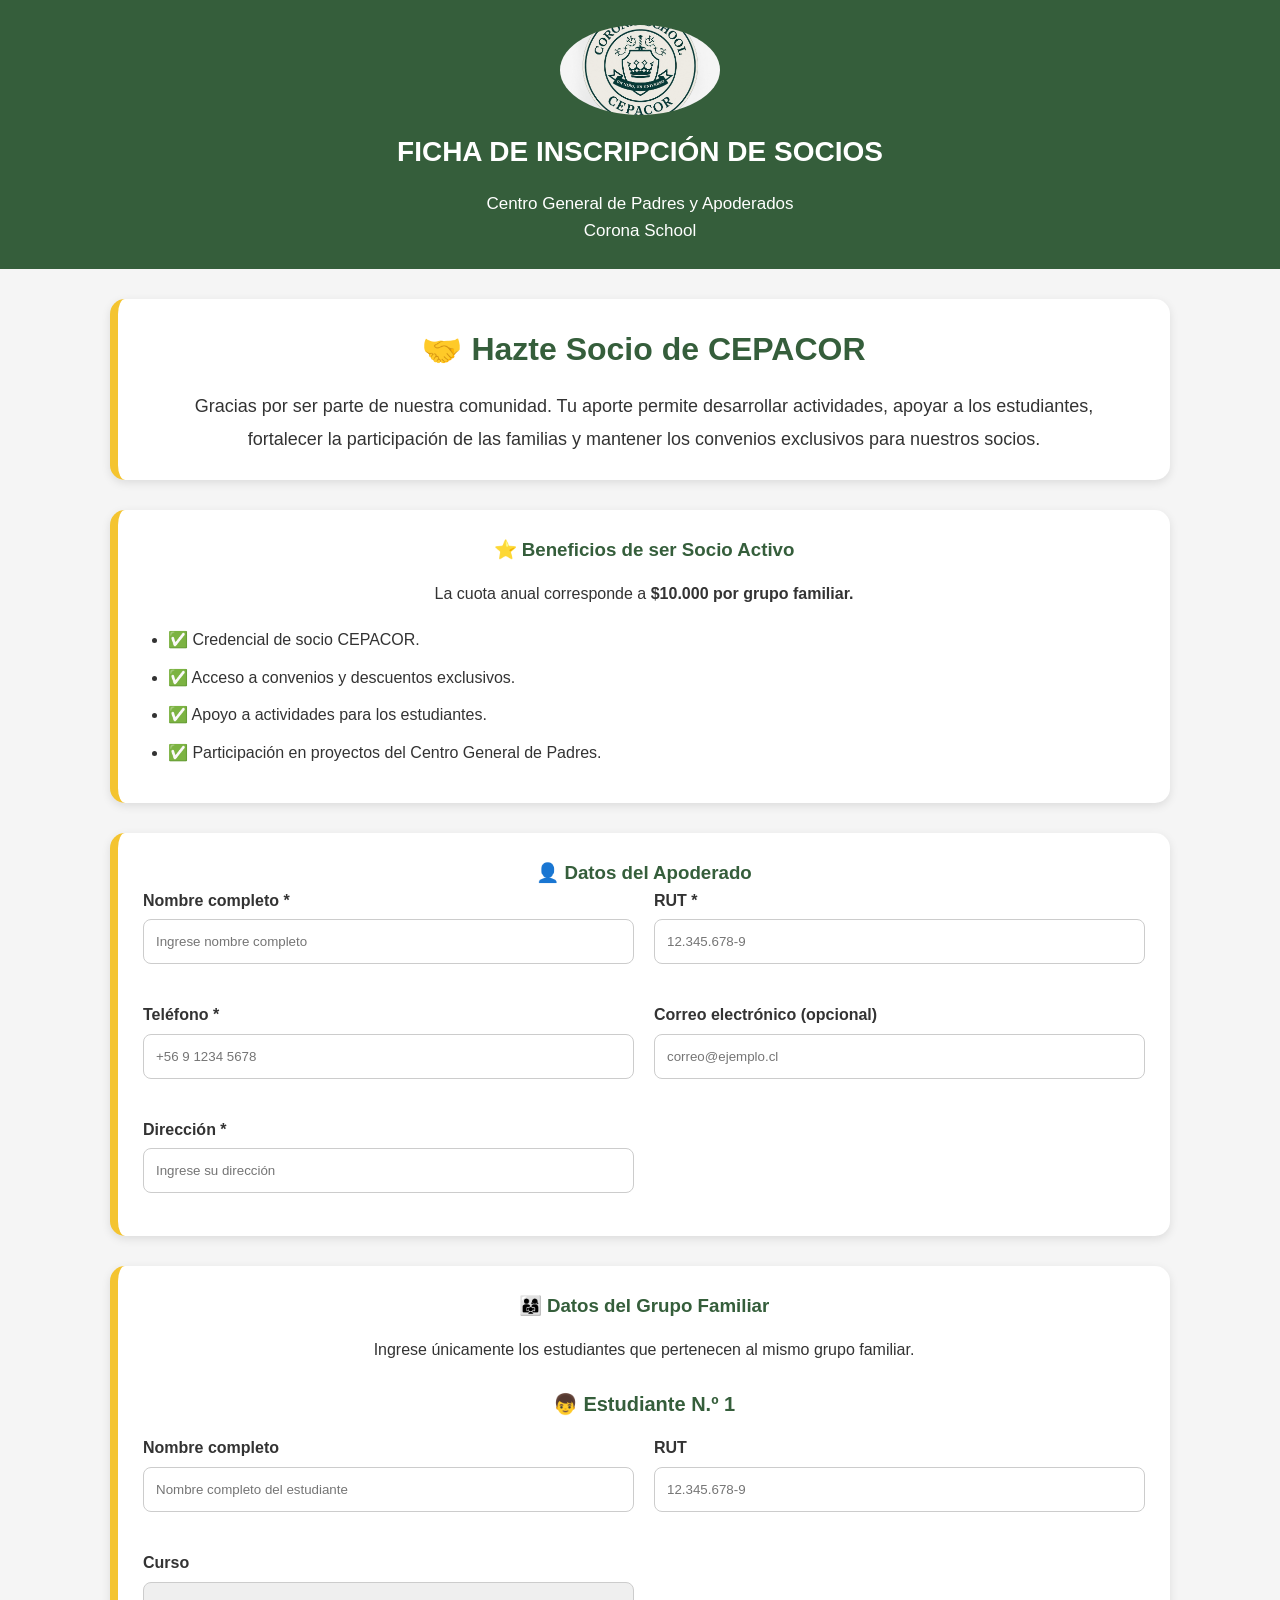
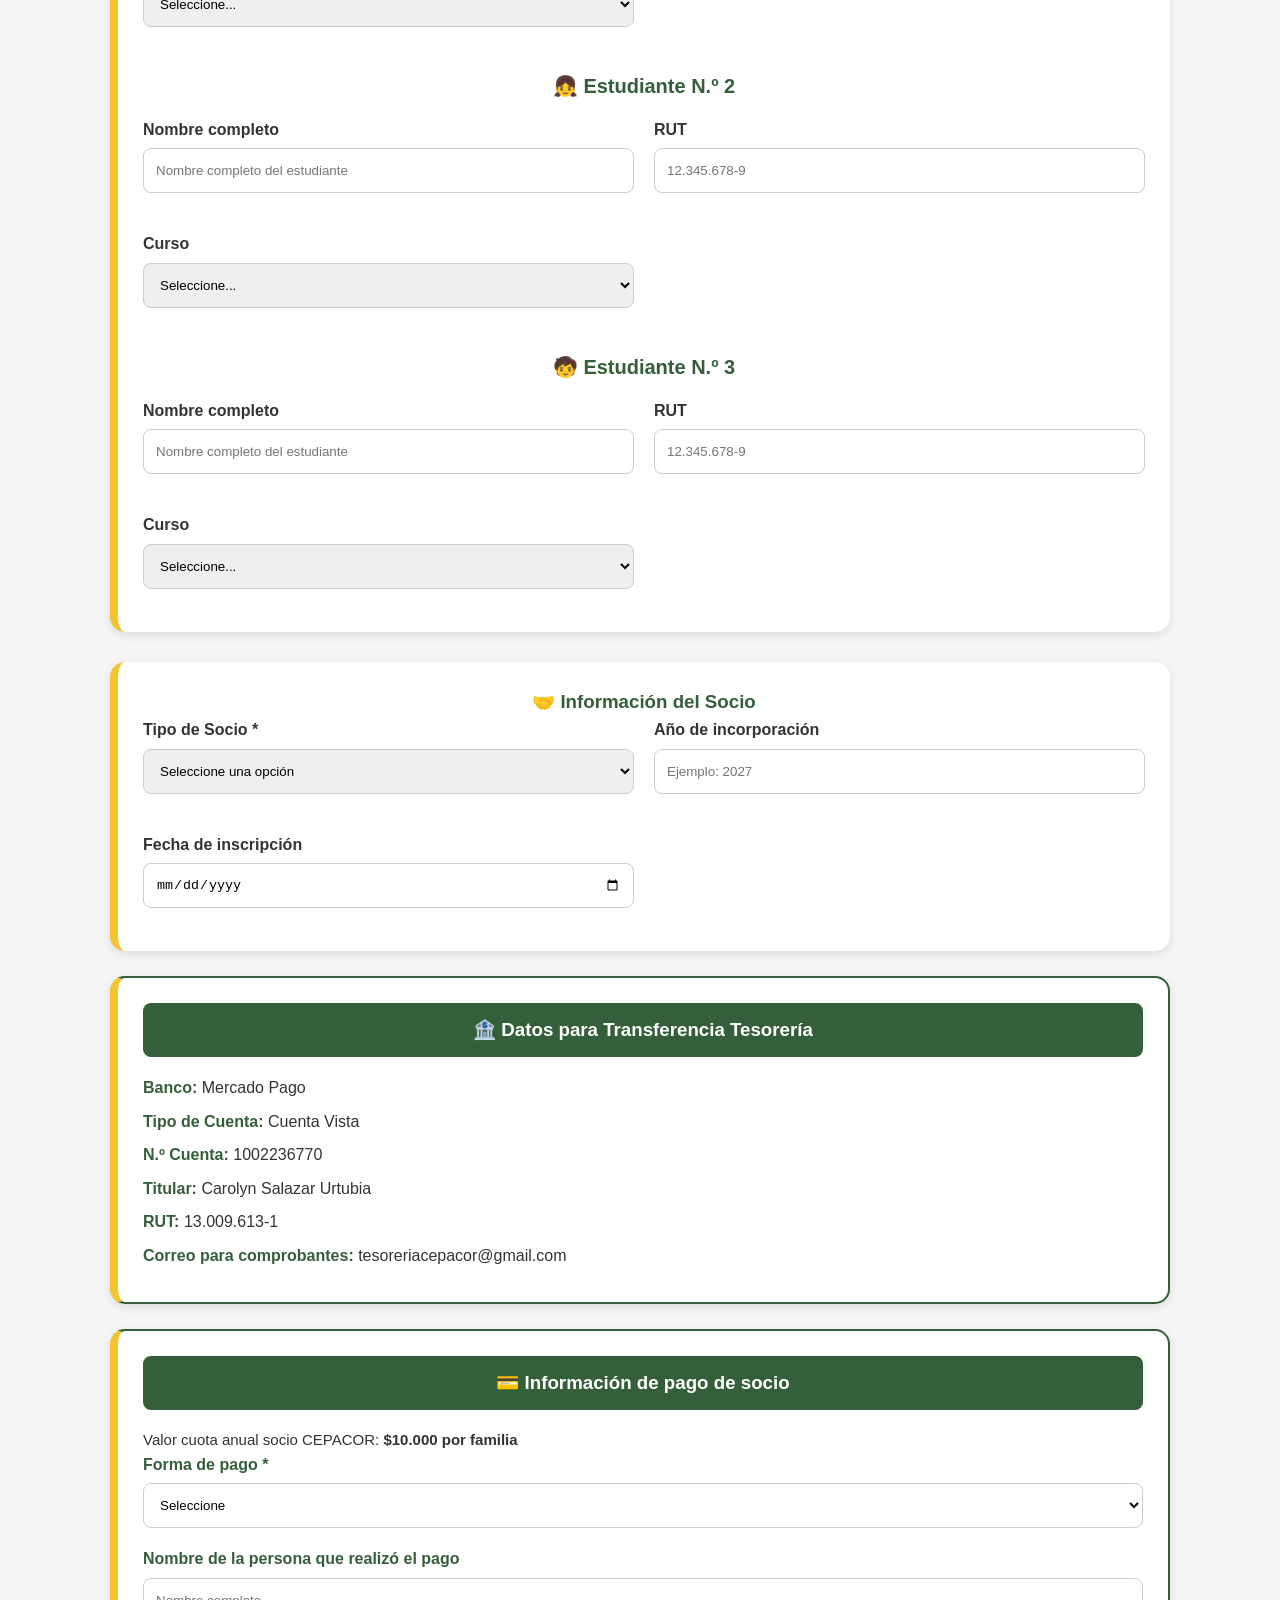
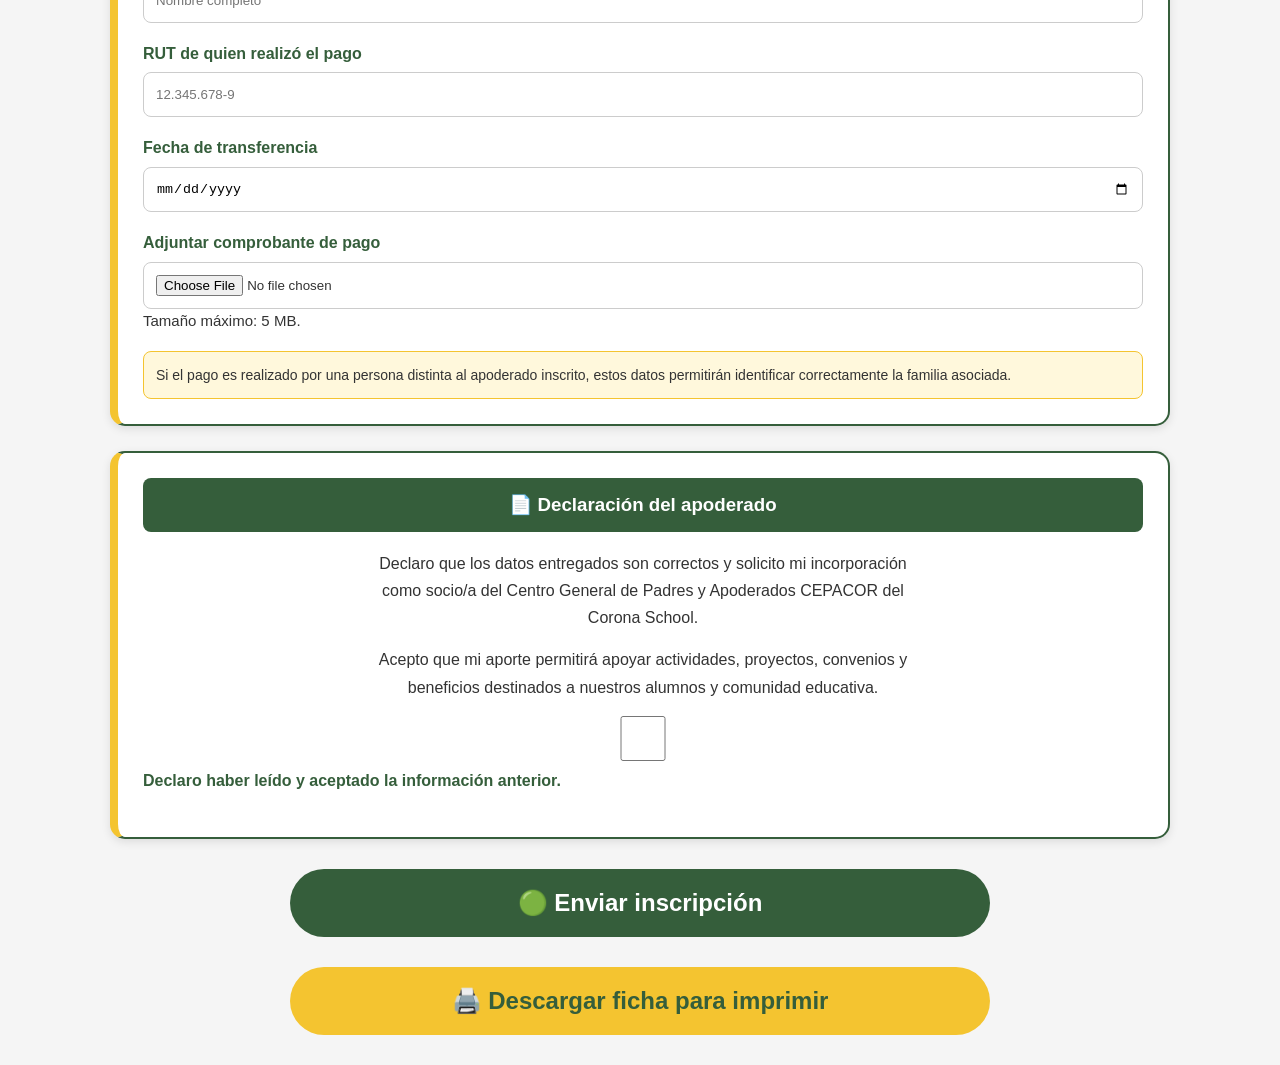
<file: ficha-socio.html>
<!DOCTYPE html>
<html lang="es">

<head>
    <meta charset="UTF-8">
    <meta name="viewport" content="width=device-width, initial-scale=1.0">
    <title>Ficha de Inscripción | CEPACOR</title>
    <link rel="stylesheet" href="css/estilos.css">
    <link rel="stylesheet" href="css/socio.css">
</head>

<body>

<header class="cabecera-socio">
    <img src="imagenes/logo-cepacor.jpeg"
         alt="Logo CEPACOR"
         class="logo">

    <h1>FICHA DE INSCRIPCIÓN DE SOCIOS</h1>

    <p>
        Centro General de Padres y Apoderados<br>
        Corona School
    </p>
</header>

<main class="contenedor-socio prueba-ancho">

<form id="fichaSocio">

    <!-- BIENVENIDA -->
    <section class="bienvenida">
        <h2>🤝 Hazte Socio de CEPACOR</h2>
        <p>
            Gracias por ser parte de nuestra comunidad.
            Tu aporte permite desarrollar actividades, apoyar a los estudiantes,
            fortalecer la participación de las familias y mantener los convenios
            exclusivos para nuestros socios.
        </p>
    </section>

    <!-- BENEFICIOS -->
    <section class="bloque-formulario">
        <h3>⭐ Beneficios de ser Socio Activo</h3>
        <p>La cuota anual corresponde a <strong>$10.000 por grupo familiar.</strong></p>
        <ul>
            <li>✅ Credencial de socio CEPACOR.</li>
            <li>✅ Acceso a convenios y descuentos exclusivos.</li>
            <li>✅ Apoyo a actividades para los estudiantes.</li>
            <li>✅ Participación en proyectos del Centro General de Padres.</li>
        </ul>
    </section>

    <!-- DATOS DEL APODERADO -->
    <section class="bloque-formulario">
        <h3>👤 Datos del Apoderado</h3>

        <div class="grupo-input">

            <div class="campo">
                <label for="nombre_apoderado">Nombre completo *</label>
                <input type="text" id="nombre_apoderado"
                       name="nombre_apoderado"
                       placeholder="Ingrese nombre completo" required>
            </div>

            <div class="campo">
                <label for="rut_apoderado">RUT *</label>
                <input type="text" id="rut_apoderado"
                       name="rut_apoderado"
                       placeholder="12.345.678-9" required>
            </div>

            <div class="campo">
                <label for="telefono">Teléfono *</label>
                <input type="tel" id="telefono"
                       name="telefono"
                       placeholder="+56 9 1234 5678" required>
            </div>

            <div class="campo">
                <label for="correo">Correo electrónico (opcional)</label>
                <input type="email" id="correo"
                       name="correo"
                       placeholder="correo@ejemplo.cl">
            </div>

            <div class="campo campo-completo">
                <label for="direccion">Dirección *</label>
                <input type="text" id="direccion"
                       name="direccion"
                       placeholder="Ingrese su dirección" required>
            </div>

        </div>
    </section>

    <!-- GRUPO FAMILIAR -->
    <section class="bloque-formulario">
        <h3>👨‍👩‍👧 Datos del Grupo Familiar</h3>
        <p class="texto-ayuda">
            Ingrese únicamente los estudiantes que pertenecen al mismo grupo familiar.
        </p>

        <!-- ESTUDIANTE 1 -->
        <div class="tarjeta-hijo">
            <h4>👦 Estudiante N.º 1</h4>

            <div class="grupo-input">
                <div class="campo campo-completo">
                    <label for="alumno1_nombre">Nombre completo</label>
                    <input type="text" id="alumno1_nombre"
                           name="alumno1_nombre"
                           placeholder="Nombre completo del estudiante">
                </div>

                <div class="campo">
                    <label for="alumno1_rut">RUT</label>
                    <input type="text" id="alumno1_rut"
                           name="alumno1_rut" placeholder="12.345.678-9">
                </div>

                <div class="campo">
                    <label for="alumno1_curso">Curso</label>
                    <select id="alumno1_curso" name="alumno1_curso">
                        <option value="">Seleccione...</option>
                        <option>1° Básico A</option><option>1° Básico B</option>
                        <option>2° Básico A</option><option>2° Básico B</option>
                        <option>3° Básico A</option><option>3° Básico B</option>
                        <option>4° Básico A</option><option>4° Básico B</option>
                        <option>5° Básico A</option><option>5° Básico B</option>
                        <option>6° Básico A</option><option>6° Básico B</option>
                        <option>7° Básico A</option><option>7° Básico B</option>
                        <option>8° Básico A</option><option>8° Básico B</option>
                        <option>1° Medio A</option><option>1° Medio B</option>
                        <option>2° Medio A</option><option>2° Medio B</option>
                        <option>3° Medio A</option><option>3° Medio B</option>
                        <option>4° Medio A</option><option>4° Medio B</option>
                    </select>
                </div>
            </div>
        </div>

        <!-- ESTUDIANTE 2 -->
        <div class="tarjeta-hijo">
            <h4>👧 Estudiante N.º 2</h4>

            <div class="grupo-input">
                <div class="campo campo-completo">
                    <label for="alumno2_nombre">Nombre completo</label>
                    <input type="text" id="alumno2_nombre"
                           name="alumno2_nombre"
                           placeholder="Nombre completo del estudiante">
                </div>

                <div class="campo">
                    <label for="alumno2_rut">RUT</label>
                    <input type="text" id="alumno2_rut"
                           name="alumno2_rut" placeholder="12.345.678-9">
                </div>

                <div class="campo">
                    <label for="alumno2_curso">Curso</label>
                    <select id="alumno2_curso" name="alumno2_curso">
                        <option value="">Seleccione...</option>
                        <option>1° Básico A</option><option>1° Básico B</option>
                        <option>2° Básico A</option><option>2° Básico B</option>
                        <option>3° Básico A</option><option>3° Básico B</option>
                        <option>4° Básico A</option><option>4° Básico B</option>
                        <option>5° Básico A</option><option>5° Básico B</option>
                        <option>6° Básico A</option><option>6° Básico B</option>
                        <option>7° Básico A</option><option>7° Básico B</option>
                        <option>8° Básico A</option><option>8° Básico B</option>
                        <option>1° Medio A</option><option>1° Medio B</option>
                        <option>2° Medio A</option><option>2° Medio B</option>
                        <option>3° Medio A</option><option>3° Medio B</option>
                        <option>4° Medio A</option><option>4° Medio B</option>
                    </select>
                </div>
            </div>
        </div>

        <!-- ESTUDIANTE 3 -->
        <div class="tarjeta-hijo">
            <h4>🧒 Estudiante N.º 3</h4>

            <div class="grupo-input">
                <div class="campo campo-completo">
                    <label for="alumno3_nombre">Nombre completo</label>
                    <input type="text" id="alumno3_nombre"
                           name="alumno3_nombre"
                           placeholder="Nombre completo del estudiante">
                </div>

                <div class="campo">
                    <label for="alumno3_rut">RUT</label>
                    <input type="text" id="alumno3_rut"
                           name="alumno3_rut" placeholder="12.345.678-9">
                </div>

                <div class="campo">
                    <label for="alumno3_curso">Curso</label>
                    <select id="alumno3_curso" name="alumno3_curso">
                        <option value="">Seleccione...</option>
                        <option>1° Básico A</option><option>1° Básico B</option>
                        <option>2° Básico A</option><option>2° Básico B</option>
                        <option>3° Básico A</option><option>3° Básico B</option>
                        <option>4° Básico A</option><option>4° Básico B</option>
                        <option>5° Básico A</option><option>5° Básico B</option>
                        <option>6° Básico A</option><option>6° Básico B</option>
                        <option>7° Básico A</option><option>7° Básico B</option>
                        <option>8° Básico A</option><option>8° Básico B</option>
                        <option>1° Medio A</option><option>1° Medio B</option>
                        <option>2° Medio A</option><option>2° Medio B</option>
                        <option>3° Medio A</option><option>3° Medio B</option>
                        <option>4° Medio A</option><option>4° Medio B</option>
                    </select>
                </div>
            </div>
        </div>
    </section>

    <!-- INFORMACIÓN DEL SOCIO -->
    <section class="bloque-formulario informacion-socio">
        <h3>🤝 Información del Socio</h3>

        <div class="grupo-input">
            <div class="campo">
                <label for="tipo_socio">Tipo de Socio *</label>
                <select id="tipo_socio" name="tipo_socio" required>
                    <option value="">Seleccione una opción</option>
                    <option value="Nuevo">Socio Nuevo</option>
                    <option value="Antiguo">Socio Antiguo</option>
                </select>
            </div>

            <div class="campo">
                <label for="anio_socio">Año de incorporación</label>
                <input type="number" id="anio_socio" name="anio_socio"
                       min="2000" max="2100" placeholder="Ejemplo: 2027">
            </div>

            <div class="campo">
                <label for="fecha_inscripcion">Fecha de inscripción</label>
                <input type="date" id="fecha_inscripcion" name="fecha_inscripcion">
            </div>
        </div>
    </section>

    <!-- DATOS DE TRANSFERENCIA -->
    <section class="datos-transferencia">
        <h3>🏦 Datos para Transferencia Tesorería</h3>
        <p><strong>Banco:</strong> Mercado Pago</p>
        <p><strong>Tipo de Cuenta:</strong> Cuenta Vista</p>
        <p><strong>N.º Cuenta:</strong> 1002236770</p>
        <p><strong>Titular:</strong> Carolyn Salazar Urtubia</p>
        <p><strong>RUT:</strong> 13.009.613-1</p>
        <p><strong>Correo para comprobantes:</strong> tesoreriacepacor@gmail.com</p>
    </section>

    <!-- INFORMACIÓN DE PAGO -->
    <section class="info-pago">
        <h3>💳 Información de pago de socio</h3>

        <p>
            Valor cuota anual socio CEPACOR:
            <strong>$10.000 por familia</strong>
        </p>

        <div class="campo">
            <label for="forma_pago">Forma de pago *</label>
            <select id="forma_pago" name="forma_pago" required>
                <option value="">Seleccione</option>
                <option value="Transferencia bancaria">Transferencia bancaria</option>
                <option value="Pago presencial con directiva CEPACOR">
                    Pago presencial con directiva CEPACOR
                </option>
            </select>
        </div>

        <div class="campo">
            <label for="nombre_pagador">Nombre de la persona que realizó el pago</label>
            <input type="text" id="nombre_pagador" name="nombre_pagador"
                   placeholder="Nombre completo">
        </div>

        <div class="campo">
            <label for="rut_pagador">RUT de quien realizó el pago</label>
            <input type="text" id="rut_pagador" name="rut_pagador"
                   placeholder="12.345.678-9">
        </div>

        <div class="campo">
            <label for="fecha_transferencia">Fecha de transferencia</label>
            <input type="date" id="fecha_transferencia" name="fecha_transferencia">
        </div>

        <div class="campo">
            <label for="comprobante_pago">Adjuntar comprobante de pago</label>
            <input type="file" id="comprobante_pago" name="comprobante_pago"
                   accept=".jpg,.jpeg,.png,.pdf">
            <p class="texto-ayuda">Tamaño máximo: 5 MB.</p>
        </div>

        <p class="nota">
            Si el pago es realizado por una persona distinta al apoderado inscrito,
            estos datos permitirán identificar correctamente la familia asociada.
        </p>
    </section>

    <!-- DECLARACIÓN -->
    <section class="bloque-formulario seccion-formulario">
        <h3>📄 Declaración del apoderado</h3>

        <p>
            Declaro que los datos entregados son correctos y solicito mi incorporación
            como socio/a del Centro General de Padres y Apoderados CEPACOR del Corona School.
        </p>

        <p>
            Acepto que mi aporte permitirá apoyar actividades, proyectos, convenios
            y beneficios destinados a nuestros alumnos y comunidad educativa.
        </p>

        <div class="campo checkbox">
            <label for="acepta_declaracion">
                <input type="checkbox" id="acepta_declaracion"
                       name="acepta_declaracion" value="Sí" required>
                Declaro haber leído y aceptado la información anterior.
            </label>
        </div>
    </section>

    <!-- BOTONES: SOLO UNO DE CADA TIPO -->
    <div class="botones-formulario">
        <button type="submit" id="btnEnviar" class="boton-enviar">
            🟢 Enviar inscripción
        </button>

        <button type="button" class="boton-imprimir">
            🖨️ Descargar ficha para imprimir
        </button>
    </div>

</form>
</main>

<script>
const formulario = document.getElementById("fichaSocio");
const botonEnviar = document.getElementById("btnEnviar");

const URL_SCRIPT = "https://script.google.com/macros/s/AKfycbzHaUcq1pPUSHWTgvct3tHz6i-7bwNlZkDPr_5rHyY_9zzM5YU-NIW8wInlCQ7puuR4/exec";

// Imprimir la ficha
document.querySelector(".boton-imprimir").addEventListener("click", function () {
    window.print();
});

// Enviar inscripción a Google Apps Script
formulario.addEventListener("submit", async function (e) {
    e.preventDefault();

    botonEnviar.disabled = true;
    botonEnviar.textContent = "Enviando inscripción...";

    try {
        const datos = Object.fromEntries(
            new FormData(formulario).entries()
        );

        const campoArchivo = document.getElementById("comprobante_pago");
        const archivo = campoArchivo.files[0];

        // Comprobar que el archivo no supere 5 MB
        if (archivo) {
            if (archivo.size > 5 * 1024 * 1024) {
                throw new Error("El comprobante no debe superar los 5 MB.");
            }

            // Convertir el archivo a base64 para enviarlo a Drive
            datos.comprobanteArchivo = {
                nombre: archivo.name,
                tipo: archivo.type || "application/octet-stream",
                base64: await new Promise((resolve, reject) => {
                    const lector = new FileReader();

                    lector.onload = () => {
                        resolve(lector.result.split(",")[1]);
                    };

                    lector.onerror = () => {
                        reject(new Error("No se pudo leer el archivo."));
                    };

                    lector.readAsDataURL(archivo);
                })
            };
        }

        const respuesta = await fetch(URL_SCRIPT, {
            method: "POST",
            headers: {
                "Content-Type": "text/plain;charset=utf-8"
            },
            body: JSON.stringify(datos)
        });

        const resultado = await respuesta.text();

        if (!respuesta.ok || !resultado.trim().startsWith("OK")) {
            throw new Error(resultado || "No se pudo confirmar el envío.");
        }

        alert("Inscripción enviada correctamente.");
        formulario.reset();

    } catch (error) {
        alert("No se pudo enviar: " + error.message);
        console.error(error);

    } finally {
        botonEnviar.disabled = false;
        botonEnviar.textContent = "🟢 Enviar inscripción";
    }
});
</script>

</body>
</html>
</file>
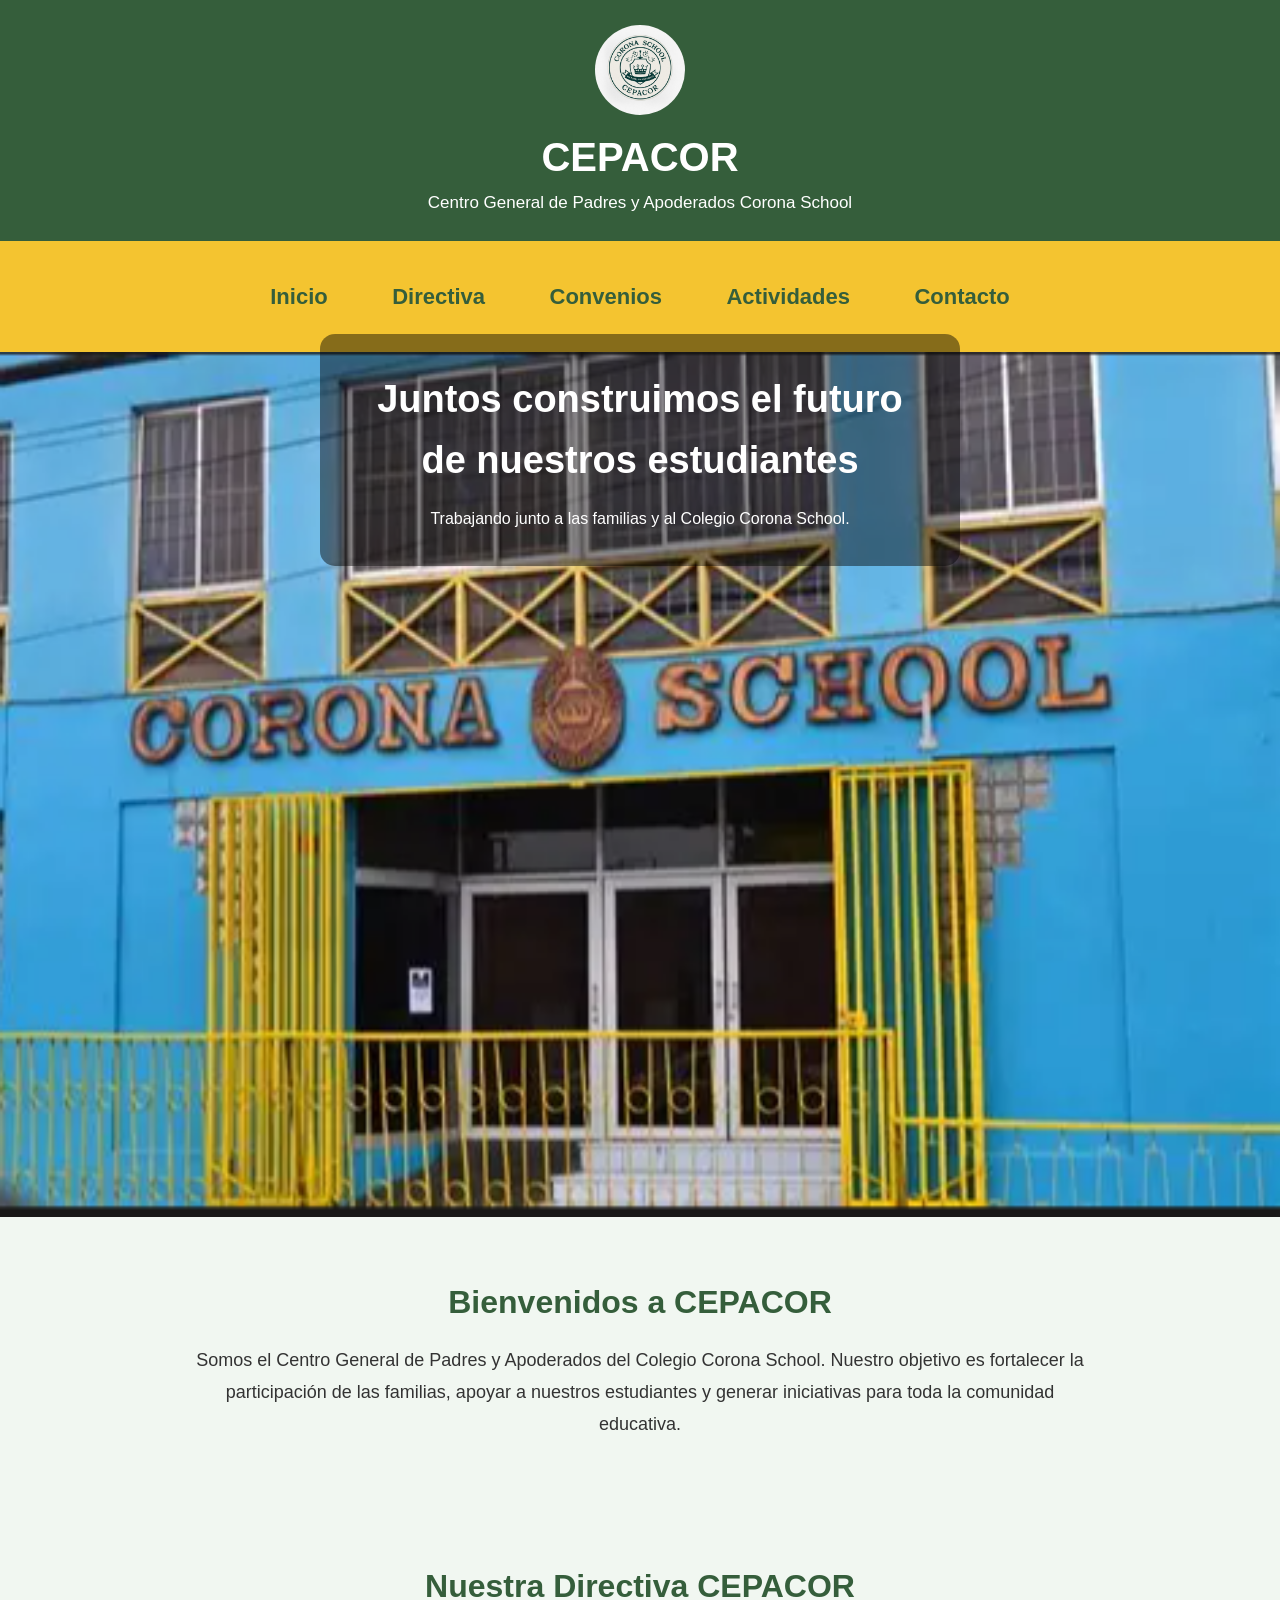
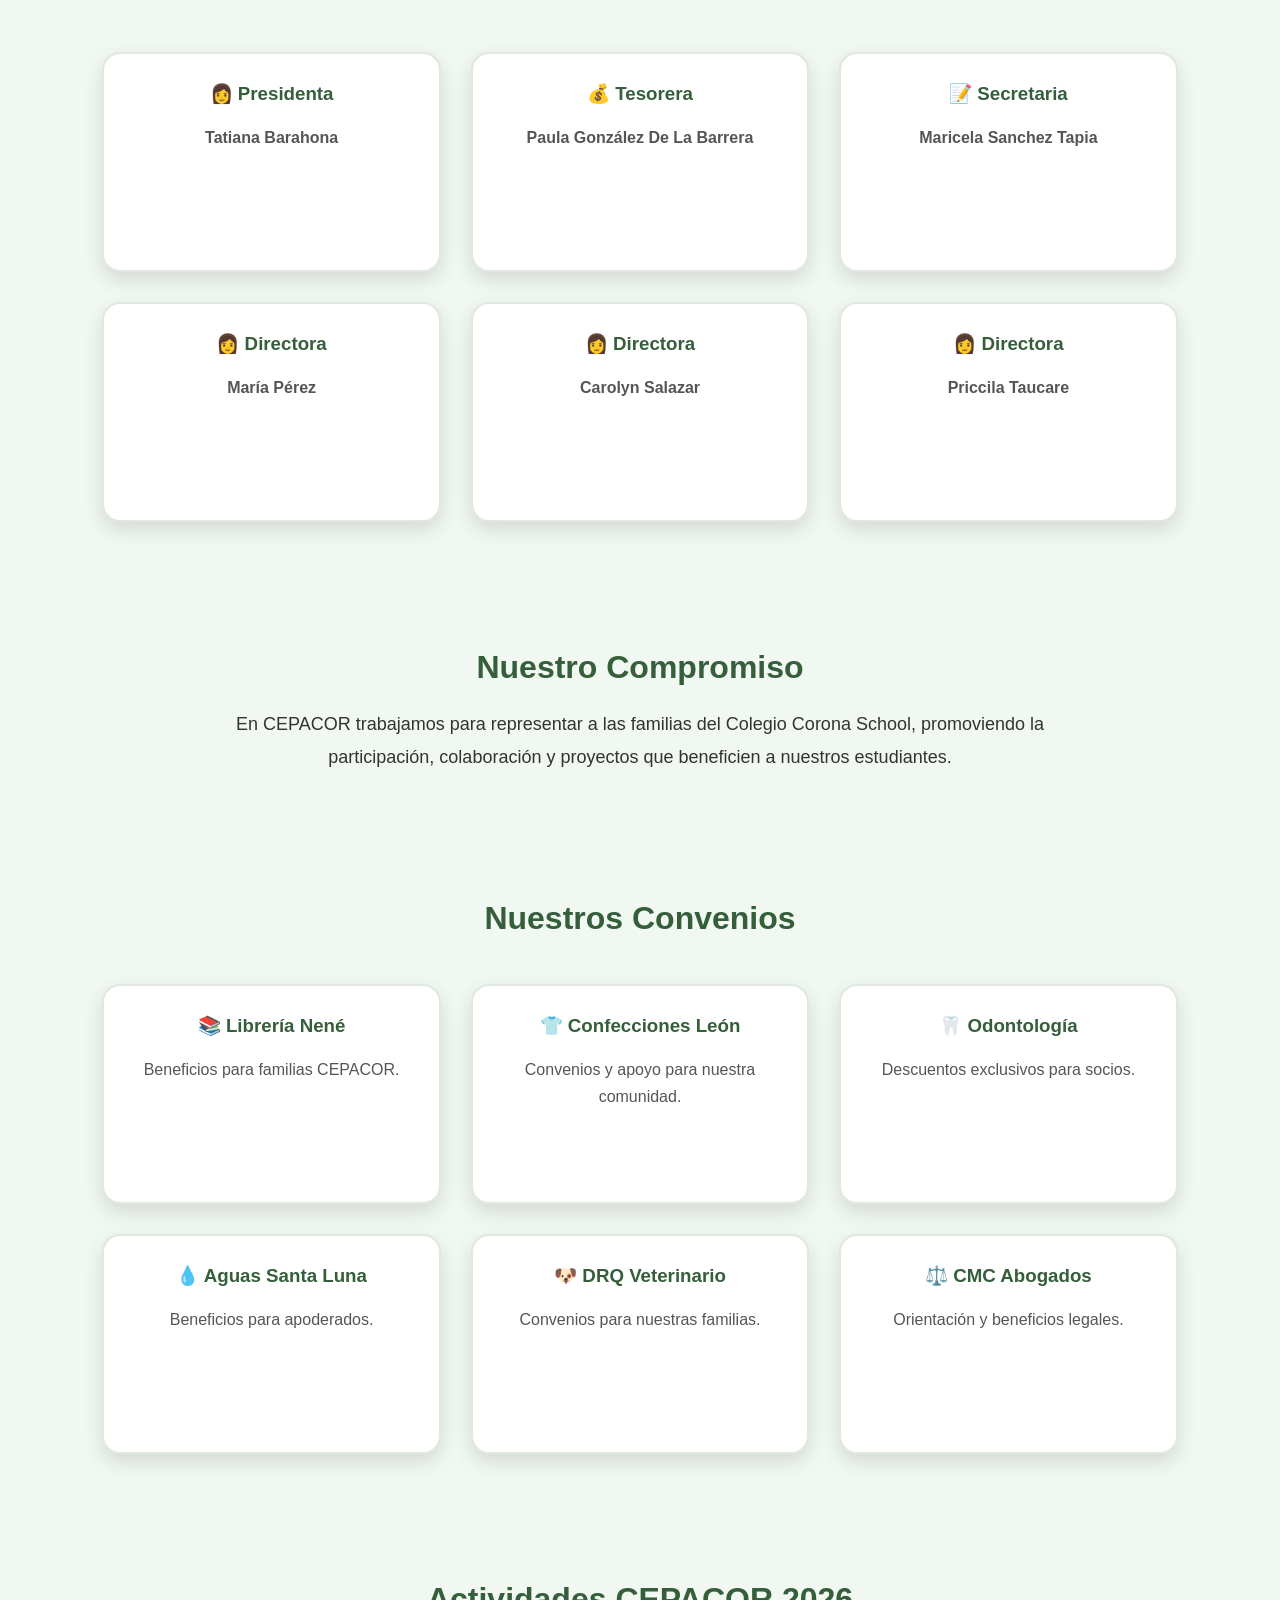
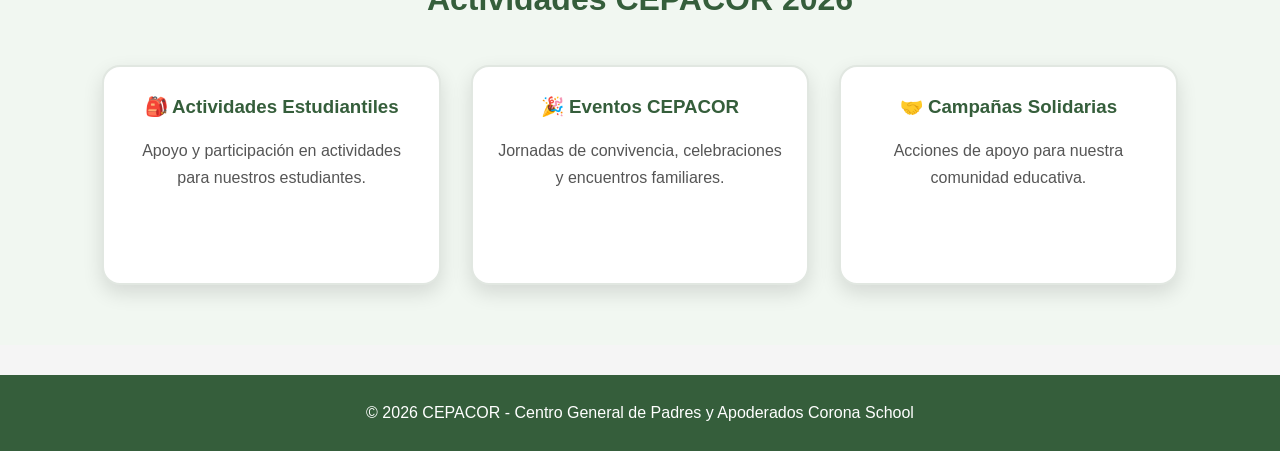
<file: index_respaldo_v2_ok.html>
<!DOCTYPE html>
<html lang="es">

<head>

<meta charset="UTF-8">
<meta name="viewport" content="width=device-width, initial-scale=1.0">

<title>CEPACOR | Centro General de Padres y Apoderados Corona School</title>

<link rel="stylesheet" href="css/estilos.css">

</head>


<body>


<header>

    <img src="imagenes/logo-cepacor.jpeg" class="logo">

    <h1>CEPACOR</h1>

    <p>
    Centro General de Padres y Apoderados Corona School
    </p>

</header>


<nav>

    <a href="#">Inicio</a>
    <a href="#">Directiva</a>
    <a href="#">Convenios</a>
    <a href="#">Actividades</a>
    <a href="#">Contacto</a>

</nav>


<section class="hero">

   <img src="imagenes/banner/banner-corona.png" class="banner">

    <div class="hero-texto">

        <h2>
        Juntos construimos el futuro de nuestros estudiantes
        </h2>

        <p>
        Trabajando junto a las familias y al Colegio Corona School.
        </p>

    </div>

</section>
<section class="bienvenida">

    <h2>Bienvenidos a CEPACOR</h2>

    <p>
        Somos el Centro General de Padres y Apoderados del Colegio Corona School.
        Nuestro objetivo es fortalecer la participación de las familias,
        apoyar a nuestros estudiantes y generar iniciativas para toda
        la comunidad educativa.
    </p>

</section>



<section class="equipo">

    <h2>Nuestra Directiva CEPACOR</h2>


    <div class="tarjetas">


        <div class="tarjeta">

            <h3>👩 Presidenta</h3>

            <p><strong>Tatiana Barahona</strong></p>

        </div>


        <div class="tarjeta">

            <h3>💰 Tesorera</h3>

            <p><strong>Paula González De La Barrera</strong></p>

        </div>


        <div class="tarjeta">

            <h3>📝 Secretaria</h3>

            <p><strong>Maricela Sanchez Tapia</strong></p>

        </div>


        <div class="tarjeta">

            <h3>👩 Directora</h3>

            <p><strong>María Pérez</strong></p>

        </div>


        <div class="tarjeta">

            <h3>👩 Directora</h3>

            <p><strong>Carolyn Salazar</strong></p>

        </div>


        <div class="tarjeta">

            <h3>👩 Directora</h3>

            <p><strong>Priccila Taucare</strong></p>

        </div>


    </div>


</section>
<section class="compromiso">

    <h2>Nuestro Compromiso</h2>

    <p>
        En CEPACOR trabajamos para representar a las familias del Colegio Corona School,
        promoviendo la participación, colaboración y proyectos que beneficien
        a nuestros estudiantes.
    </p>

</section>



<section class="convenios">

    <h2>Nuestros Convenios</h2>


    <div class="tarjetas">


        <div class="tarjeta">

            <h3>📚 Librería Nené</h3>

            <p>
            Beneficios para familias CEPACOR.
            </p>

        </div>



        <div class="tarjeta">

            <h3>👕 Confecciones León</h3>

            <p>
            Convenios y apoyo para nuestra comunidad.
            </p>

        </div>



        <div class="tarjeta">

            <h3>🦷 Odontología</h3>

            <p>
            Descuentos exclusivos para socios.
            </p>

        </div>



        <div class="tarjeta">

            <h3>💧 Aguas Santa Luna</h3>

            <p>
            Beneficios para apoderados.
            </p>

        </div>



        <div class="tarjeta">

            <h3>🐶 DRQ Veterinario</h3>

            <p>
            Convenios para nuestras familias.
            </p>

        </div>



        <div class="tarjeta">

            <h3>⚖️ CMC Abogados</h3>

            <p>
            Orientación y beneficios legales.
            </p>

        </div>


    </div>


</section>
<section class="actividades">

    <h2>Actividades CEPACOR 2026</h2>


    <div class="tarjetas">


        <div class="tarjeta">

            <h3>🎒 Actividades Estudiantiles</h3>

            <p>
            Apoyo y participación en actividades
            para nuestros estudiantes.
            </p>

        </div>



        <div class="tarjeta">

            <h3>🎉 Eventos CEPACOR</h3>

            <p>
            Jornadas de convivencia, celebraciones
            y encuentros familiares.
            </p>

        </div>



        <div class="tarjeta">

            <h3>🤝 Campañas Solidarias</h3>

            <p>
            Acciones de apoyo para nuestra
            comunidad educativa.
            </p>

        </div>


    </div>


</section>



<footer>

    <p>
    © 2026 CEPACOR - Centro General de Padres y Apoderados Corona School
    </p>

</footer>


</body>

</html>
</file>
<file: css/estilos.css>
/* ==========================================
   CEPACOR 3.0
   ESTILOS GENERALES
========================================== */

*{
    margin:0;
    padding:0;
    box-sizing:border-box;
}


html{
    scroll-behavior:smooth;
}


body{

    font-family:Arial, Helvetica, sans-serif;
    background:#f5f5f5;
    color:#333;
    line-height:1.6;

}


img{

    max-width:100%;
    display:block;

}


h2{

    color:#355E3B;
    text-align:center;
    font-size:32px;
    margin-bottom:15px;

}


/* ==========================================
   HEADER
========================================== */


header{

    background:#355E3B;
    color:white;
    text-align:center;
    padding:25px;

}


.logo{

    width:90px;
    height:90px;
    object-fit:cover;
    border-radius:50%;
    margin:auto;

}


header h1{

    margin-top:10px;
    font-size:40px;

}


header p{

    font-size:17px;

}

/* ==========================================
   MENU
========================================== */

nav{

    background:#F4C430;
    padding:18px 0;
    text-align:center;

}

nav a{

    display:inline-block;

    color:#355E3B;
    text-decoration:none;

    font-size:22px;
    font-weight:bold;

    padding:12px 20px;
    margin:8px 10px;

    border-radius:12px;

    transition:.3s;

}

nav a:hover{

    background:#355E3B;
    color:white;

}



/* ==========================================
   HERO
========================================== */


.banner-principal{

    position:relative;
    height:450px;
    overflow:hidden;

}


.banner{

    width:100%;
    height:100%;
    object-fit:cover;

}


.hero-texto{

    position:absolute;
    top:50%;
    left:50%;
    transform:translate(-50%,-50%);

    background:rgba(0,0,0,.45);

    color:white;
    padding:35px;

    text-align:center;
    border-radius:15px;

}


.hero-texto h2{

    color:white;
    font-size:38px;

}


/* ==========================================
   SECCIONES GENERALES
========================================== */


.bienvenida,
.compromiso,
.dashboard,
.convenios,
.actividades,
.contacto,
.equipo{

    background:#f1f7f1;
    padding:60px 8%;

}



.bienvenida p,
.compromiso p,
.convenios > p{

    max-width:900px;
    margin:auto;

    text-align:center;

    font-size:18px;
    line-height:1.8;

}



/* ==========================================
   TARJETAS
========================================== */


.tarjetas {
    display: grid;
    grid-template-columns: repeat(3, minmax(0, 1fr));
    gap: 30px;
    width: 100%;
    margin: 40px 0 0;
    box-sizing: border-box;
}



.tarjeta{

    background:white;

    min-height:220px;

    padding:25px;

    border-radius:18px;

    border:2px solid rgba(53,94,59,.15);

    box-shadow:
    0 8px 20px rgba(0,0,0,.12);

    text-align:center;

    transition:.3s;

}



.tarjeta:hover{

    transform:translateY(-6px);

}



.tarjeta h3{

    color:#355E3B;
    margin-bottom:15px;

}



.tarjeta p{

    color:#555;

}



.tarjeta a{

    color:#355E3B;
    font-weight:bold;
    text-decoration:none;

}



.tarjeta a:hover{

    color:#F4C430;

}


/* ==========================================
   LOGOS CONVENIOS
========================================== */


.logo-convenio{

    width:120px;
    height:120px;

    object-fit:contain;

    margin:0 auto 15px;

}


/* ==========================================
   INSTAGRAM
========================================== */


.instagram{

    margin-top:15px;

}



/* ==========================================
   FOOTER
========================================== */


footer{

    background:#355E3B;

    color:white;

    text-align:center;

    padding:25px;

    margin-top:30px;

}
/* ==========================================
   DASHBOARD EJECUTIVO CEPACOR
========================================== */


.dashboard{

    background:#f6faf6;
    padding:35px 5%;

}


.dashboard h2{

    color:#355E3B;
    margin-bottom:10px;

}


.dashboard > p{

    text-align:center;
    color:#666;
    font-size:17px;
    margin-bottom:30px;

}



/* ==========================================
   TARJETAS KPI
========================================== */


.dashboard-grid{

    display:grid;

    grid-template-columns:repeat(4,1fr);

    gap:20px;

    margin-bottom:35px;

}



.dashboard-card{

    background:white;

    border-radius:18px;

    padding:25px;

    text-align:center;

    box-shadow:
    0 8px 18px rgba(0,0,0,.10);

    border-top:6px solid #355E3B;

    transition:.3s;

}



.dashboard-card:hover{

    transform:translateY(-6px);

}



.dashboard-card span{

    font-size:42px;

    display:block;

    margin-bottom:10px;

}



.dashboard-card h3{

    color:#355E3B;

    font-size:40px;

    margin:0;

}



.dashboard-card p{

    color:#666;

    font-size:17px;

}



/* ==========================================
   TITULO GRAFICO
========================================== */


.titulo-grafico{

    text-align:center;

    color:#355E3B;

    font-size:24px;

    margin:30px 0 20px;

}



/* ==========================================
   PODIO TOP 3
========================================== */


.ranking-top{

    display:flex;

    justify-content:center;

    align-items:flex-end;

    gap:20px;

    margin:30px auto 40px;

}



.puesto{

    width:220px;

    padding:25px 15px;

    text-align:center;

    border-radius:18px 18px 0 0;

    font-size:18px;

    font-weight:bold;

    box-shadow:
    0 8px 15px rgba(0,0,0,.15);

}



.puesto strong{

    display:block;

    font-size:28px;

    margin:15px 0;

}



.puesto span{

    display:block;

}


/* 🥇 PRIMER LUGAR */


.primero{

    background:#FFD700;

    border-top:8px solid #b8860b;

    height:230px;

}



/* 🥈 SEGUNDO LUGAR */


.segundo{

    background:#D9D9D9;

    border-top:8px solid #808080;

    height:190px;

}



/* 🥉 TERCER LUGAR */


.tercero{

    background:#CD7F32;

    border-top:8px solid #8B4513;

    height:160px;

}



/* ==========================================
   GRAFICO BARRAS CURSOS
========================================== */


.grafico-cursos{

    width:80%;

    margin:auto;

    background:white;

    padding:25px;

    border-radius:15px;

    box-shadow:
    0 5px 15px rgba(0,0,0,.10);

}



.barra-curso{

    display:grid;

    grid-template-columns:70px 1fr 50px;

    align-items:center;

    gap:15px;

    margin-bottom:15px;

}



.barra{

    height:12px;

    background:#e5e5e5;

    border-radius:20px;

    overflow:hidden;

}



.progreso{

    height:100%;

    border-radius:20px;

}



/* COLORES BARRAS */


.verde{

    background:#28a745;

}


.amarillo{

    background:#ffc107;

}


.rojo{

    background:#dc3545;

}



/* ==========================================
   RESUMEN EJECUTIVO
========================================== */


.resumen-dashboard{

    margin-top:35px;

    padding:25px;

    background:white;

    border-radius:18px;

    box-shadow:
    0 8px 18px rgba(0,0,0,.10);

}



.resumen-dashboard h3{

    text-align:center;

    color:#355E3B;

    font-size:24px;

    margin-bottom:25px;

}



.resumen-grid{

    display:grid;

    grid-template-columns:repeat(4,1fr);

    gap:20px;

}



.resumen-card{

    background:#f6faf6;

    border-left:6px solid #355E3B;

    border-radius:12px;

    padding:20px;

    text-align:center;

}



.resumen-card strong{

    display:block;

    color:#355E3B;

    margin:10px 0;

}



.resumen-card span{

    font-size:22px;

    font-weight:bold;

}
/* ==========================================
   RESPONSIVE TABLET
========================================== */


@media(max-width:1000px){


    .dashboard-grid{

        grid-template-columns:repeat(2,1fr);

    }


    .resumen-grid{

        grid-template-columns:repeat(2,1fr);

    }


    .tabla-dashboard{

        width:100%;

    }

}



/* ==========================================
   RESPONSIVE CELULAR
========================================== */


@media(max-width:700px){


    /* HEADER */

    header{

        padding:20px 10px;

    }


    header h1{

        font-size:30px;

    }


    header p{

        font-size:14px;

    }



    /* MENU */


    nav{

        padding:10px;

    }


    nav a{

        display:block;

        margin:8px 0;

        padding:8px;

    }



    /* HERO */


    .hero{

        height:280px;

    }


    .hero-texto{

        width:90%;

        padding:15px;

    }


    .hero-texto h2{

        font-size:22px;

    }


    .hero-texto p{

        font-size:14px;

    }



    /* TITULOS */


    h2{

        font-size:25px;

    }



    /* SECCIONES */


    .bienvenida,
    .compromiso,
    .dashboard,
    .convenios,
    .actividades,
    .contacto,
    .equipo{

        padding:40px 5%;

    }



    /* TARJETAS */


    .tarjetas{

        grid-template-columns:1fr;

    }



    /* DASHBOARD */


    .dashboard-grid{

        grid-template-columns:1fr;

        gap:15px;

    }


    .dashboard-card{

        padding:20px;

    }


    .dashboard-card h3{

        font-size:34px;

    }



    /* PODIO */


    .ranking-top{

        flex-direction:column;

        align-items:center;

        width:100%;

    }


    .puesto{

        width:90%;

        height:auto;

    }



    .primero,
    .segundo,
    .tercero{

        height:auto;

    }



    /* BARRAS */


    .grafico-cursos{

        width:100%;

        padding:15px;

    }



    .barra-curso{

        grid-template-columns:45px 1fr 35px;

        gap:8px;

        font-size:12px;

    }



    /* RESUMEN */


    .resumen-grid{

        grid-template-columns:1fr;

    }


}



/* ==========================================
   BOTON VOLVER ARRIBA CEPACOR
========================================== */


.btn-arriba{

    position:fixed;

    left:20px;

      left:auto;

    bottom:20px;

    z-index:9999;

}



.btn-arriba a{


    display:flex;

    justify-content:center;

    align-items:center;


    width:38px;

    height:38px;


    background:#355E3B;

    color:white;


    border-radius:50%;


    text-decoration:none;


    font-size:20px;

    font-weight:bold;


    box-shadow:
    0 3px 8px rgba(0,0,0,.25);


    transition:.3s;


}



.btn-arriba a:hover{


    background:#F4C430;

    color:#355E3B;


    transform:translateY(-4px);


}



/* ==========================================
   BOTON MOVIL
========================================== */


@media(max-width:700px){

    .btn-arriba{

        right:15px;
        left:auto;
        bottom:15px;

    }

}
.hazte-socio{

    background:#355E3B;
    color:white;
    text-align:center;
    padding:60px 20px;

}

.hazte-socio h2{

    color:white;
    margin-bottom:20px;

}

.hazte-socio p{

    max-width:700px;
    margin:auto auto 30px;
    font-size:18px;

}

.btn-socio{

    display:inline-block;
    background:#25D366;
    color:white;
    padding:18px 35px;
    border-radius:40px;
    text-decoration:none;
    font-size:22px;
    font-weight:bold;
    transition:.3s;

}

.btn-socio:hover{

    background:#1fa851;
    transform:translateY(-4px);

}
/* =====================================================
   HAZTE SOCIO CEPACOR
===================================================== */

.hazte-socio{

    background:linear-gradient(135deg,#355E3B,#4d7a52);
    color:white;
    padding:70px 8%;
    text-align:center;

}

.contenedor-socio{

    max-width:1000px;
    margin:auto;

}

.hazte-socio h2{

    color:white;
    font-size:40px;
    margin-bottom:20px;

}

.texto-socio{

    font-size:20px;
    line-height:1.8;
    max-width:850px;
    margin:0 auto 35px;

}

.beneficios-socio{

    display:grid;
    grid-template-columns:repeat(2,1fr);
    gap:18px;
    margin-bottom:40px;

}

.beneficio{

    background:rgba(255,255,255,.12);
    padding:18px;
    border-radius:12px;
    font-size:18px;
    font-weight:bold;
    backdrop-filter:blur(5px);

}

.botones-socio{

    display:flex;
    justify-content:center;
    gap:20px;
    flex-wrap:wrap;

}

.btn-socio,
.btn-whatsapp{

    text-decoration:none;
    padding:18px 35px;
    border-radius:40px;
    font-size:20px;
    font-weight:bold;
    transition:.30s;

}

.btn-socio{

    background:#F4C430;
    color:#355E3B;

}

.btn-whatsapp{

    background:#25D366;
    color:white;

}

.btn-socio:hover{

    transform:translateY(-5px);
    background:white;

}

.btn-whatsapp:hover{

    transform:translateY(-5px);
    background:#1da851;

}

/* RESPONSIVE */

@media(max-width:700px){

.beneficios-socio{

    grid-template-columns:1fr;

}

.hazte-socio h2{

    font-size:30px;

}

.texto-socio{

    font-size:17px;

}

.btn-socio,
.btn-whatsapp{

    width:100%;
    font-size:18px;

}

}
/* CENTRAR FICHA DE INSCRIPCION */

.formulario-socio{

    width:90%;
    max-width:1100px;
    margin:40px auto;
}


.formulario-socio h2{

    text-align:center;
}


.bloque-formulario{

    width:90%;
    max-width:1100px;
    margin:30px auto;
    background:white;
    padding:35px;
    border-radius:15px;
    box-shadow:0 5px 15px rgba(0,0,0,.12);

}

.aviso-familia{

    width:100%;
    max-width:550px;
    margin:0 auto 30px;
    text-align:center;
}
/* CAMPOS GRANDES FORMULARIO */

.campo input,
.campo select{

    width:100%;
    min-height:45px;

}


.bloque-formulario h4{

    color:#355E3B;
    margin-top:25px;
    margin-bottom:15px;
    font-size:20px;

}
/* =====================================
   BENEFICIOS SOCIO ACTIVO
===================================== */


.bloque-formulario ul{

    padding-left:25px;
    margin-top:20px;

}


.bloque-formulario li{

    margin-bottom:12px;
    line-height:1.6;

}


.bloque-formulario p{

    line-height:1.7;

}


.bloque-formulario h3{

    text-align:center;
    color:#355E3B;
}


/* TARJETA BENEFICIOS */

.bloque-formulario{

    background:white;
    border-radius:15px;
    padding:35px;
    margin-bottom:30px;
    box-shadow:0 5px 15px rgba(0,0,0,.12);

}
.bloque-formulario p{
    text-align:center;
    max-width:550px;
    margin:15px auto;
}
.bloque-formulario h3,
.bloque-formulario h4 {
    text-align:center;
}
/* CENTRAR TITULOS FICHA SOCIO */

/* CENTRAR TITULOS FICHA SOCIO */

.bloque-formulario h3,
.bloque-formulario h4,
.bloque-formulario .titulo-socio,
.bloque-formulario .importante{

    text-align:center;
    color:#355E3B;

}
/* ANCHO DATOS ESTUDIANTES */

/* ANCHO DATOS ESTUDIANTES */

#fichaSocio .bloque-formulario.estudiantes{

    width:75% !important;
    max-width:850px !important;
    margin:30px auto !important;

}


/* BOTON ENVIAR FICHA */

.boton-enviar{

    text-align:center;
    margin:40px auto;

}


.boton-enviar button{

    background:#355E3B;
    color:white;

    border:none;

    padding:18px 45px;

    border-radius:40px;

    font-size:20px;

    font-weight:bold;

    cursor:pointer;

    transition:.3s;

}


.boton-enviar button:hover{

    background:#F4C430;
    color:#355E3B;

    transform:translateY(-4px);

}
/* Caja información de pago CEPACOR */

.info-pago {

    background: #eef5ee;
    border-left: 6px solid #355E3B;
    border-top: 2px solid #F4C430;
    border-radius: 10px;
    padding: 20px;
    margin: 25px 0;

}


.info-pago h3 {

    background: #355E3B;
    color: white;
    padding: 10px;
    border-radius: 8px;
    text-align: center;

}


.info-pago p {

    color: #333;
    font-size: 15px;

}


.info-pago .nota {

    background: #fff8dc;
    border: 1px solid #F4C430;
    padding: 12px;
    border-radius: 8px;
    font-size: 14px;

}
/* Datos bancarios CEPACOR */

.datos-transferencia {

    background: #f5f8f2;
    border: 2px solid #355E3B;
    border-left: 8px solid #F4C430;
    border-radius: 12px;
    padding: 20px;
    margin: 20px 0;

}


.datos-transferencia h3 {

    background: #355E3B;
    color: white;
    text-align: center;
    padding: 12px;
    border-radius: 8px;
    margin-bottom: 15px;

}


.datos-transferencia p {

    margin: 8px 0;
    font-size: 16px;
    color: #333;

}


.datos-transferencia strong {

    color: #355E3B;

}
/* =====================================
   TARJETAS FORMULARIO SOCIOS CEPACOR
===================================== */

.tarjeta-formulario {

    background: #f5f8f2;
    border: 2px solid #355E3B;
    border-radius: 12px;
    padding: 22px;
    margin: 25px 0;
    box-shadow: 0 3px 8px rgba(0,0,0,0.08);

}


.tarjeta-formulario h3 {

    background: #355E3B;
    color: white;
    padding: 12px;
    text-align: center;
    border-radius: 8px;
    margin-bottom: 20px;

}


.tarjeta-formulario label {

    font-weight: bold;
    color: #355E3B;

}


.tarjeta-formulario input,
.tarjeta-formulario select,
.tarjeta-formulario textarea {

    background: white;
    border: 1px solid #ccc;
    border-radius: 6px;
    padding: 10px;
    width: 100%;

}
/* ==========================================
   ESTILO GENERAL CUADROS FICHA SOCIOS CEPACOR
========================================== */

.seccion-formulario,
.info-pago,
.datos-transferencia {

    background: #eef5ee;       /* Fondo verde suave */
    border: 2px solid #355E3B; /* Borde verde CEPACOR */
    border-left: 8px solid #F4C430; /* Línea amarilla */
    border-radius: 12px;
    padding: 22px;
    margin: 25px 0;
    box-shadow: 0 4px 10px rgba(0,0,0,0.10);

}


/* Títulos de cada cuadro */

.seccion-formulario h3,
.info-pago h3,
.datos-transferencia h3 {

    background: #355E3B;
    color: white;
    text-align: center;
    padding: 12px;
    border-radius: 8px;
    margin-bottom: 18px;

}


/* Etiquetas */

.seccion-formulario label,
.info-pago label,
.datos-transferencia label {

    color: #355E3B;
    font-weight: bold;

}


/* Campos de ingreso */

.seccion-formulario input,
.seccion-formulario select,
.seccion-formulario textarea,
.info-pago input,
.info-pago select {

    background: white;
    border: 1px solid #bbb;
    border-radius: 6px;
    padding: 10px;

}


/* Avisos importantes */

.nota {

    background: #fff8dc;
    border: 1px solid #F4C430;
    padding: 12px;
    border-radius: 8px;

}
/* Contenedor Avisos */

.avisos-container{

    display:grid;
    grid-template-columns:repeat(3,1fr);
    gap:20px;

}


/* Adaptación celular */

@media(max-width:768px){

    .avisos-container{

        grid-template-columns:1fr;

    }

}

/* ==========================================
   RESPONSIVE FICHA SOCIOS CEPACOR
   CELULARES Y TABLETS
========================================== */

@media (max-width: 768px) {


    .bloque-formulario,
    .datos-transferencia {

        width: 100%;
        padding: 15px !important;
        margin: 15px 0 !important;

    }


    .bloque-formulario h3,
    .datos-transferencia h3 {

        font-size: 18px;
        padding: 10px;

    }


    .grupo-input {

        display: block !important;
        width: 100%;

    }


    input,
    select,
    textarea {

        width: 100% !important;
        font-size: 16px;

    }


    .boton-enviar,
    .boton-imprimir {

        width: 100%;
        margin-top: 10px;

    }


    body {

        overflow-x: hidden;

    }

}
/* ==========================================
   AVISOS IMPORTANTES
========================================== */

.avisos-importantes{

    width:90%;
    max-width:1100px;

    margin:30px auto;

}

.avisos-importantes h2{

    text-align:center;
    color:#355E3B;
    margin-bottom:20px;

}

.aviso-destacado{

    background:#FFF8D6;

    border-left:8px solid #F4C430;

    border-radius:15px;

    padding:25px;

    box-shadow:0 5px 15px rgba(0,0,0,.10);

}

.aviso-destacado h3{

    color:#C62828;

    font-size:26px;

    margin-bottom:15px;

}

.aviso-destacado p{

    font-size:18px;

    line-height:1.6;

    color:#333;

}
/* ==========================================
   GALERÍA CEPACOR - FOTOS OCULTAS
========================================== */

.foto-ampliada {
    display: none !important;
}

.foto-ampliada.activa {
    display: block !important;
    position: fixed;
    z-index: 99999;
    top: 50%;
    left: 50%;
    transform: translate(-50%, -50%);
    
    width: 90%;
    max-width: 800px;
    max-height: 90vh;
    
    padding: 25px;
    background: white;
    border-radius: 20px;
    
    box-shadow: 0 15px 50px rgba(0,0,0,0.40);
    
    text-align: center;
    overflow: auto;
}

.foto-ampliada img {
    max-width: 100%;
    max-height: 65vh;
    width: auto;
    height: auto;
    display: block;
    margin: 0 auto 20px;
    border-radius: 12px;
}

.foto-ampliada h3 {
    color: #355E3B;
    font-size: 22px;
}

.foto-ampliada button {
    position: absolute;
    top: 10px;
    right: 15px;
    
    width: 40px;
    height: 40px;
    
    border: none;
    border-radius: 50%;
    
    background: #355E3B;
    color: white;
    
    font-size: 22px;
    cursor: pointer;
}

.foto-ampliada button:hover {
    background: #F4C430;
    color: #355E3B;
}
/* ===== OCULTAR FOTOS DE GALERÍA ===== */

.ventana-foto {
    display: none !important;
}

/* Mostrar solamente la foto seleccionada */
.ventana-foto.mostrar {
    display: block !important;

    position: fixed;
    z-index: 99999;

    top: 50%;
    left: 50%;

    transform: translate(-50%, -50%);

    width: 90%;
    max-width: 800px;
    max-height: 90vh;

    padding: 25px;

    background: white;

    border-radius: 20px;

    box-shadow: 0 15px 50px rgba(0,0,0,0.45);

    text-align: center;

    overflow: auto;
}

.ventana-foto img {
    max-width: 100%;
    max-height: 65vh;
    width: auto;
    height: auto;
    display: block;
    margin: 0 auto 20px;
}

.cerrar-foto {
    position: absolute;
    top: 10px;
    right: 15px;

    width: 40px;
    height: 40px;

    border: none;
    border-radius: 50%;

    background: #355E3B;
    color: white;

    font-size: 22px;
    cursor: pointer;
}
/* ===== GALERÍA HORIZONTAL EN COMPUTADORES ===== */

@media (min-width: 768px) {

    .ventana-foto.mostrar {
        width: 85%;
        max-width: 1100px;
        max-height: 90vh;
        padding: 25px;
    }

    .ventana-foto img {
        max-width: 100%;
        width: auto;
        height: auto;
        max-height: 70vh;
        object-fit: contain;
    }

}
/* GALERÍAS CEPACOR EN FORMATO HORIZONTAL */

.galeria-cuadros {
    display: flex;
    flex-direction: row;
    flex-wrap: nowrap;
    justify-content: center;
    align-items: stretch;
    gap: 25px;
    width: 100%;
    margin: 20px auto;
}

.cuadro-actividad {
    flex: 1 1 0;
    width: auto;
    max-width: 360px;
    min-width: 0;
    box-sizing: border-box;
}

.cuadro-actividad .contenido-tarjeta {
    padding: 20px;
}

.cuadro-actividad .contenido-tarjeta h3 {
    margin-bottom: 14px;
    line-height: 1.4;
}

.cuadro-actividad .contenido-tarjeta p {
    line-height: 1.6;
    margin-bottom: 14px;
}

.cuadro-actividad img {
    max-width: 100%;
    height: auto;
    display: block;
}

/* Adaptación a celulares */
@media (max-width: 600px) {
    .galeria-cuadros {
        flex-direction: column;
        align-items: center;
    }

    .cuadro-actividad {
        width: 100%;
        max-width: 340px;
    }
}
/* ==========================================
   CARRUSEL DE FOTOGRAFÍAS CEPACOR
========================================== */

.carrusel-glorias {
    display: flex;
    align-items: center;
    justify-content: center;
    gap: 12px;
    width: 100%;
}

.carrusel-glorias img {
    max-width: 75%;
    max-height: 65vh;
    width: auto;
    height: auto;
    object-fit: contain;
    pointer-events: none;
}

.flecha-glorias {
    display: flex;
    align-items: center;
    justify-content: center;
    position: relative;
    z-index: 100001;
    flex-shrink: 0;
    width: 45px;
    height: 45px;
    border: none;
    border-radius: 50%;
    background: #355E3B;
    color: white;
    font-size: 24px;
    cursor: pointer;
}

.flecha-glorias:hover {
    background: #F4C430;
    color: #355E3B;
}

.cerrar-foto {
    z-index: 100002;
    cursor: pointer;
}
/* AMPLIAR TARJETA CEPACOR */
.cuadro-actividad.tarjeta-horizontal {
    flex: 0 1 380px;
    width: 380px;
    max-width: 380px;
}
/* TARJETAS ACTIVIDADES CEPACOR */

.tarjetas .tarjeta {
    width: 100%;
    max-width: none;
    margin: 0;
    min-width: 0;
    box-sizing: border-box;
    padding: 25px;
}

.tarjetas .tarjeta p {
    line-height: 1.7;
    margin-top: 15px;
}

/* LAS TRES TARJETAS EN UNA SOLA FILA */
.tarjetas .tarjeta-momentos {
    grid-column: auto;
}

/* ADAPTACIÓN A CELULARES */
@media (max-width: 700px) {
    .tarjetas {
        grid-template-columns: 1fr;
    }
}
/* REDUCIR ALTURA DE LAS CARPETAS DE GALERÍA */

.cuadro-actividad {
    min-height: 0;
}

.cuadro-actividad img {
    height: 150px;
    width: 100%;
    object-fit: cover;
}

.cuadro-actividad .contenido-tarjeta {
    padding: 12px 18px;
}

.cuadro-actividad .contenido-tarjeta h3 {
    margin-bottom: 8px;
}

.cuadro-actividad .contenido-tarjeta p {
    margin-bottom: 8px;
}
/* FORZAR GALERÍAS EN HORIZONTAL */

.galeria-cuadros {
    display: flex !important;
    flex-direction: row !important;
    flex-wrap: nowrap !important;
    justify-content: center;
    align-items: stretch;
    gap: 25px;
    width: 100%;
}

.cuadro-actividad {
    flex: 1 1 0 !important;
    width: auto !important;
    max-width: 360px !important;
    min-width: 0;
}
@media (max-width: 700px) {
    .galeria-cuadros {
        flex-direction: column !important;
        align-items: center;
    }

    .cuadro-actividad {
        width: 100% !important;
        max-width: 340px !important;
    }
}
/* ==========================================
   CORRECCIÓN CARRUSEL EN CELULARES
========================================== */

@media (max-width: 700px) {

    .ventana-foto.mostrar {
        width: 96%;
        max-width: 96%;
        padding: 45px 8px 15px;
        overflow: hidden;
    }

    .carrusel-glorias {
        display: flex;
        width: 100%;
        gap: 5px;
        align-items: center;
        justify-content: space-between;
    }

    .carrusel-glorias img {
        display: block;
        width: calc(100% - 90px);
        max-width: calc(100% - 90px);
        height: 55vh;
        max-height: 55vh;
        object-fit: contain;
        flex: 1 1 auto;
        min-width: 0;
    }

    .flecha-glorias {
        width: 38px;
        height: 38px;
        min-width: 38px;
        font-size: 20px;
        touch-action: manipulation;
    }
}
/* ===== DISTRIBUCIÓN DE GALERÍA ===== */

/* COMPUTADORES: tres tarjetas en horizontal */
@media (min-width: 768px) {
    .galerias-cuadros {
        display: grid;
        grid-template-columns: repeat(3, 1fr);
        gap: 25px;
        width: 100%;
        align-items: stretch;
    }

    .cuadro-actividad {
        width: 100%;
        box-sizing: border-box;
    }
}

/* CELULARES: tarjetas una debajo de otra */
@media (max-width: 767px) {
    .galerias-cuadros {
        display: grid;
        grid-template-columns: 1fr;
        gap: 20px;
    }

    .cuadro-actividad {
        width: 100%;
        box-sizing: border-box;
    }
}
/* MOSTRAR IMAGEN COMPLETA EN CELULARES */
@media (max-width: 767px) {
    .cuadro-actividad img {
        display: block;
        width: 100%;
        height: 190px;
        max-width: 100%;
        object-fit: contain;
        object-position: center;
    }
}
/* ENSANCHAR TARJETA CEPACOR EN CELULARES */
@media (max-width: 767px) {
    .cuadro-actividad.tarjeta-horizontal {
        width: 100% !important;
        max-width: 380px !important;
        margin-left: auto;
        margin-right: auto;
    }
}
/* AJUSTE DEFINITIVO TARJETA CEPACOR EN CELULAR */
@media screen and (max-width: 767px) {

    .galerias-cuadros .cuadro-actividad.tarjeta-horizontal {
        width: 100% !important;
        max-width: 420px !important;
        min-width: 0 !important;
        justify-self: center;
        margin-left: auto !important;
        margin-right: auto !important;
    }

}
/* AJUSTE TARJETA CEPACOR EN ACCIÓN - CELULARES */
@media screen and (max-width: 767px) {

    .galerias-cuadros .cuadro-actividad.tarjeta-horizontal {
        width: 100% !important;
        max-width: 460px !important;
        min-width: 0 !important;
        justify-self: center;
        margin: 0 auto !important;
    }

    .galerias-cuadros .cuadro-actividad.tarjeta-horizontal img {
        width: 100% !important;
        height: auto !important;
        max-width: 100% !important;
        object-fit: contain !important;
    }
}
/* ==========================================
   AVISOS IMPORTANTES - CELULARES
========================================== */

@media screen and (max-width: 768px) {

    .avisos-importantes {
        display: block !important;
        width: 94% !important;
        max-width: 100% !important;
        margin: 20px auto !important;
        padding: 0 !important;
    }

    .aviso-destacado {
        display: block !important;
        width: 100% !important;
        height: auto !important;
        box-sizing: border-box !important;
        padding: 20px 15px !important;
        margin: 0 auto !important;
    }

    .aviso-destacado h3 {
        font-size: 23px !important;
        text-align: center !important;
    }

    .aviso-destacado h2 {
        font-size: 21px !important;
        text-align: center !important;
        line-height: 1.3 !important;
    }

    .aviso-destacado p {
        font-size: 16px !important;
        text-align: center !important;
        line-height: 1.5 !important;
    }

    .puntos-asamblea {
        display: block !important;
        width: 100% !important;
        box-sizing: border-box !important;
        padding: 15px !important;
        margin-top: 15px !important;
        background: #FFF1B8 !important;
        border-radius: 10px !important;
    }

    .puntos-asamblea h4 {
        font-size: 17px !important;
    }

    .puntos-asamblea li {
        font-size: 15px !important;
        line-height: 1.6 !important;
    }

}
</file>
<file: css/socio.css>
/* ==========================================
   FICHA SOCIOS CEPACOR
   BASE LIMPIA
========================================== */


/* GENERAL */

body{
    font-family: Arial, sans-serif;
    background:#f5f5f5;
    margin:0;
}


/* CABECERA */

.cabecera-socio{

    background:#355E3B;
    color:white;
    text-align:center;
    padding:25px;

}


.cabecera-socio .logo{

    width:160px;

}


.cabecera-socio h1{

    font-size:28px;
    margin:15px 0;

}


/* CONTENEDOR PRINCIPAL */

.contenedor-socio{

    width:100%;
    max-width:1100px;
    margin:30px auto;
    padding:0 20px;
    box-sizing:border-box;

}


/* CUADROS GENERALES */

.bloque-formulario,
.bienvenida,
.datos-transferencia,
.info-pago,
.declaracion{

    background:white;
    padding:25px;
    margin-bottom:25px;
    border-radius:15px;
    border-left:8px solid #F4C430;
    box-shadow:0 3px 10px rgba(0,0,0,.10);

}


h2,
h3{

    color:#355E3B;
    text-align:center;

}


/* CAMPOS */

.campo{

    margin-bottom:18px;

}


.campo label{

    display:block;
    font-weight:bold;
    margin-bottom:6px;

}


.campo input,
.campo select{

    width:100%;
    padding:12px;
    border:1px solid #ccc;
    border-radius:8px;
    box-sizing:border-box;

}


/* GRILLA */

.grupo-input{

    display:grid;
    grid-template-columns:repeat(2,1fr);
    gap:20px;

}


/* BOTONES */

.boton-enviar,
.boton-imprimir{

    display:block;
    width:100%;
    max-width:700px;

    padding:20px;

    border:none;
    border-radius:50px;

    font-size:24px;
    font-weight:bold;

    cursor:pointer;

    margin:30px auto;

}


/* BOTON ENVIAR */

.boton-enviar{

    background:#355E3B;
    color:white;

}


.boton-enviar:hover{

    background:#F4C430;
    color:#355E3B;

}


/* BOTON IMPRIMIR */

.boton-imprimir{

    background:#F4C430;
    color:#355E3B;

}


.boton-imprimir:hover{

    background:#355E3B;
    color:white;

}/* ==========================================
   CONFIGURACIÓN IMPRESIÓN FICHA SOCIO
========================================== */


@media print {


    @page{

        size:A4;
        margin:8mm;

    }


    body{

        background:white !important;
        font-size:12px;

    }


    .cabecera-socio{

        padding:10px !important;

    }


    .cabecera-socio .logo{

        width:80px !important;

    }


    .cabecera-socio h1{

        font-size:18px !important;
        margin:5px !important;

    }


    .contenedor-socio{

        width:100% !important;
        max-width:none !important;
        margin:0 !important;
        padding:0 !important;

    }


    .bloque-formulario,
    .bienvenida,
    .datos-transferencia,
    .info-pago,
    .declaracion{

        padding:10px !important;
        margin:8px 0 !important;

        box-shadow:none !important;

        break-inside:avoid;
        page-break-inside:avoid;

    }


    h2{

        font-size:16px !important;
        margin:5px 0 !important;

    }


    h3{

        font-size:14px !important;
        margin:5px 0 !important;

    }


    h4{

        font-size:12px !important;

    }


    p,
    li,
    label{

        font-size:10px !important;
        line-height:1.2 !important;

    }


    input,
    select{

        height:20px !important;
        padding:3px !important;
        font-size:10px !important;

    }


    .grupo-input{

        gap:8px !important;

    }


    /* OCULTAR BOTONES AL IMPRIMIR */

    .boton-enviar,
    .boton-imprimir,
    .checkbox{

        display:none !important;

    }


}/* ==========================================
   AJUSTE COMPACTO IMPRESIÓN
========================================== */

@media print {


    .grupo-input{

        grid-template-columns:repeat(2,1fr) !important;
        gap:5px !important;

    }


    .bloque-formulario,
    .bienvenida,
    .datos-transferencia,
    .info-pago,
    .declaracion{

        padding:8px !important;
        margin:5px 0 !important;

    }


    .tarjeta-hijo{

        padding:5px !important;
        margin:5px 0 !important;

    }


    h2{

        font-size:15px !important;

    }


    h3{

        font-size:12px !important;

    }


    h4{

        font-size:11px !important;

    }


    p,
    li,
    label{

        font-size:9px !important;
        line-height:1.1 !important;

    }


    input,
    select{

        height:18px !important;
        padding:2px !important;

    }


}/* ==========================================
   IGUALAR ANCHO DE TODOS LOS BLOQUES
========================================== */


.bloque-formulario,
.bienvenida,
.datos-transferencia,
.info-pago,
.declaracion,
.tarjeta-hijo{

    width:100%;
    max-width:100%;
    box-sizing:border-box;

}


/* Campos internos */

.grupo-input{

    width:100%;

}


.campo{

    width:100%;

}/* ==========================================
   REDUCCIÓN SUAVE PARA IMPRESIÓN
========================================== */

@media print {


    .bloque-formulario,
    .bienvenida,
    .datos-transferencia,
    .info-pago,
    .declaracion{

        padding:6px !important;
        margin:4px 0 !important;

    }


    .tarjeta-hijo{

        padding:4px !important;
        margin:3px 0 !important;

    }


    .cabecera-socio{

        padding:5px !important;

    }


    .cabecera-socio .logo{

        width:65px !important;

    }


    .cabecera-socio h1{

        font-size:16px !important;

    }


    h2{

        font-size:14px !important;

    }


    h3{

        font-size:12px !important;

    }


    p,
    li,
    label{

        font-size:9px !important;
        line-height:1.05 !important;

    }


    input,
    select{

        height:18px !important;

        padding:2px !important;

    }


}
</file>
